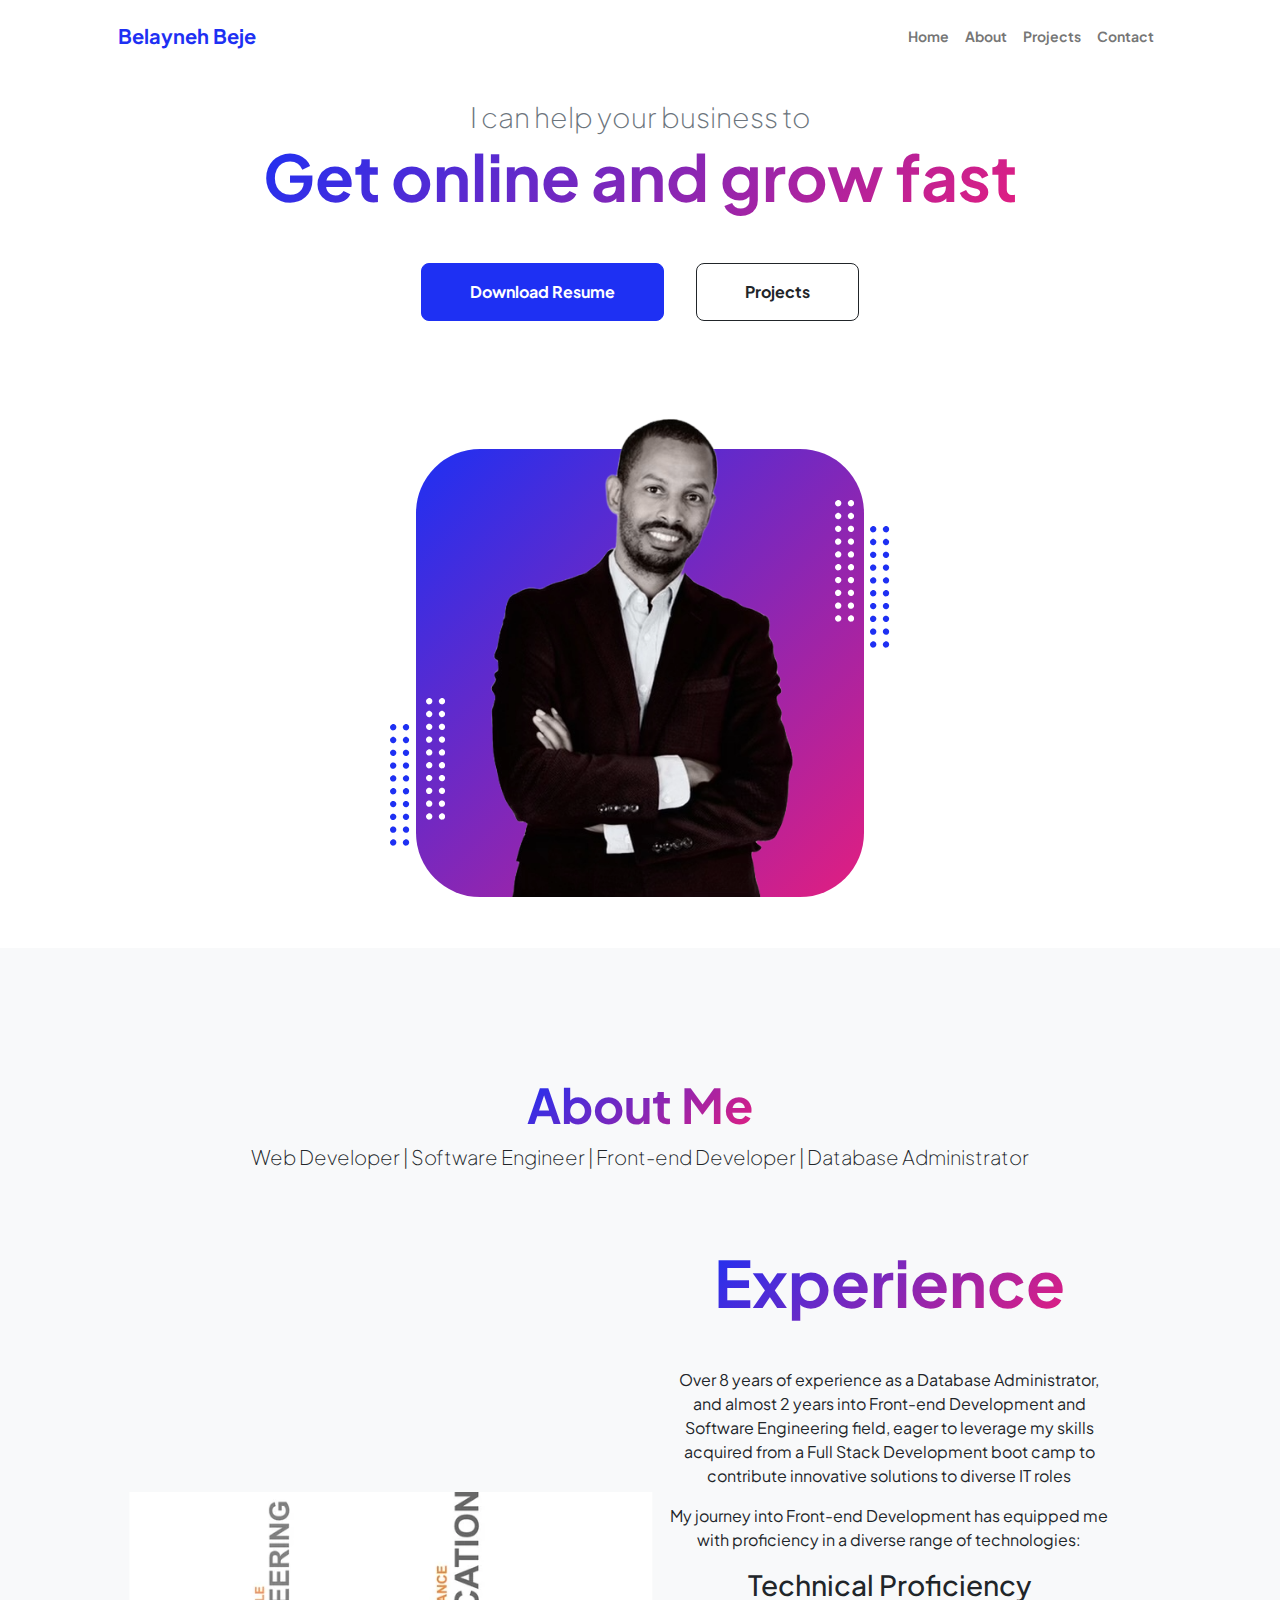
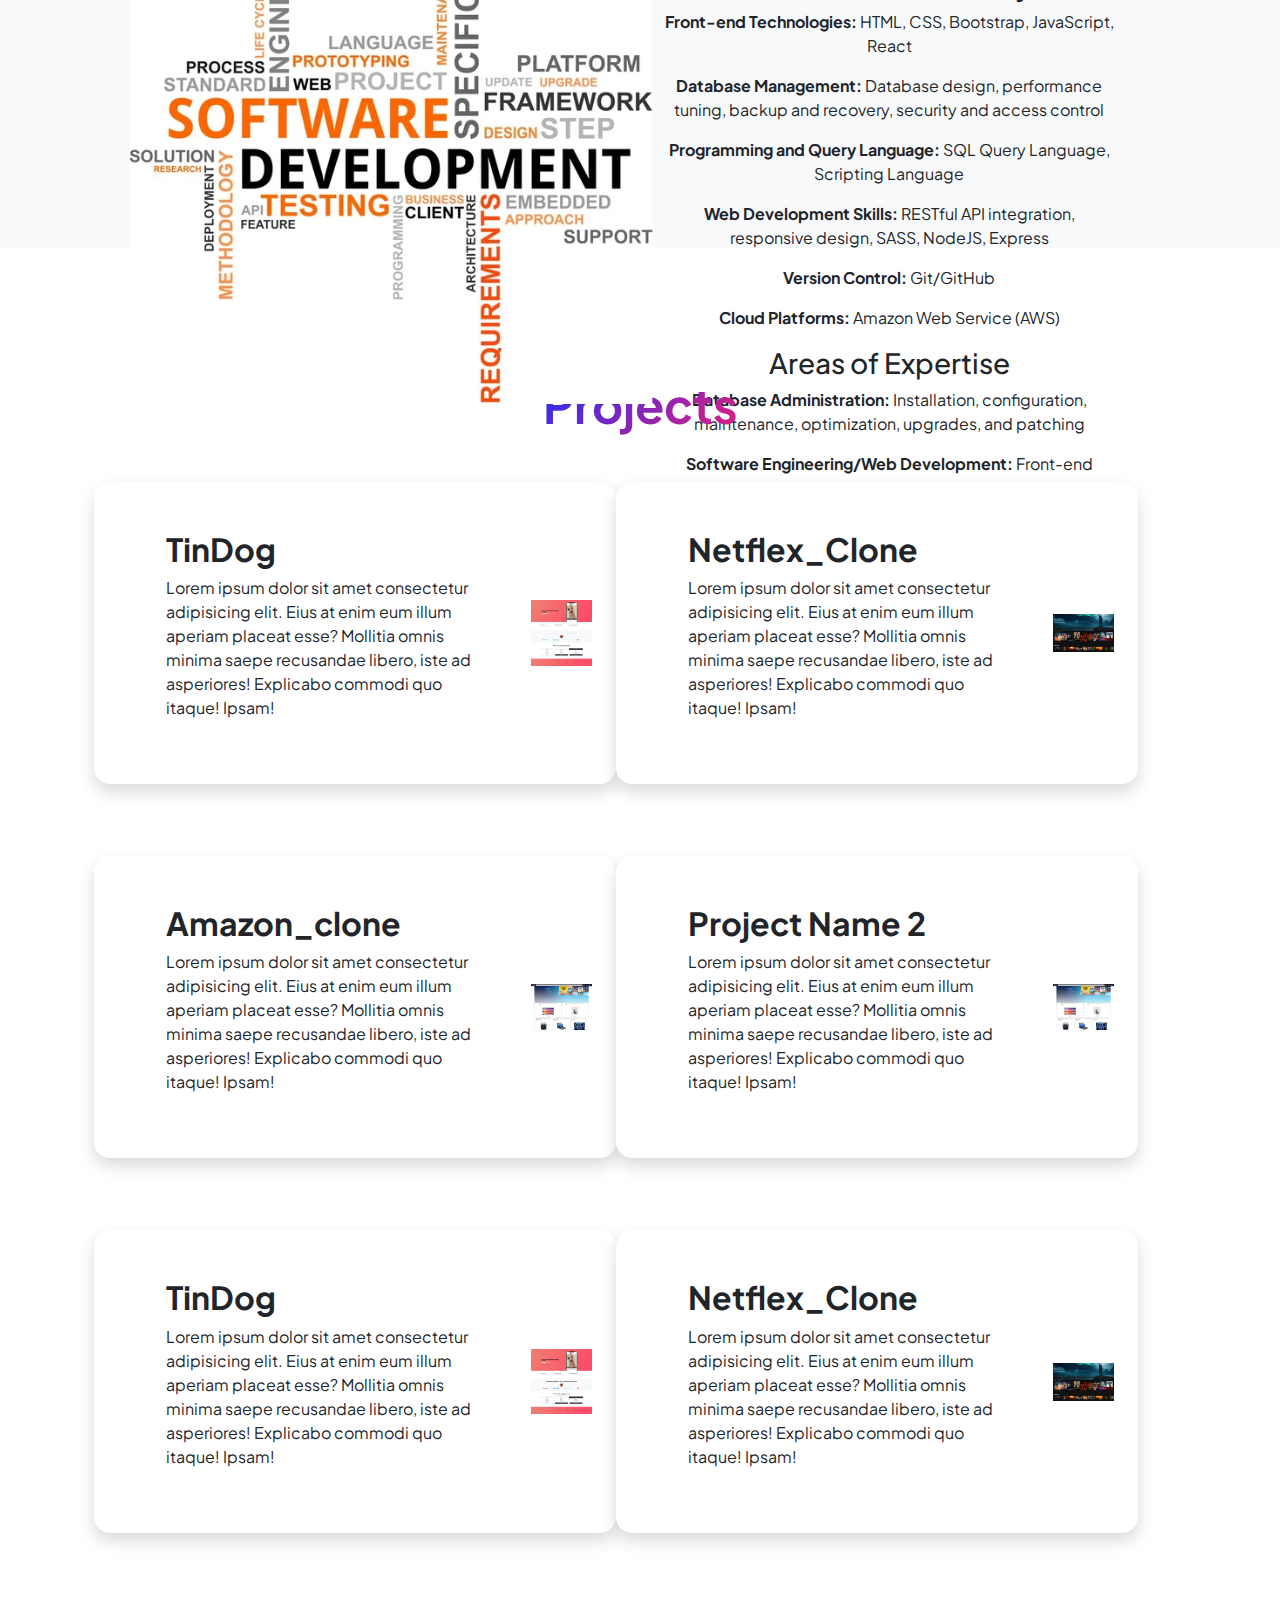
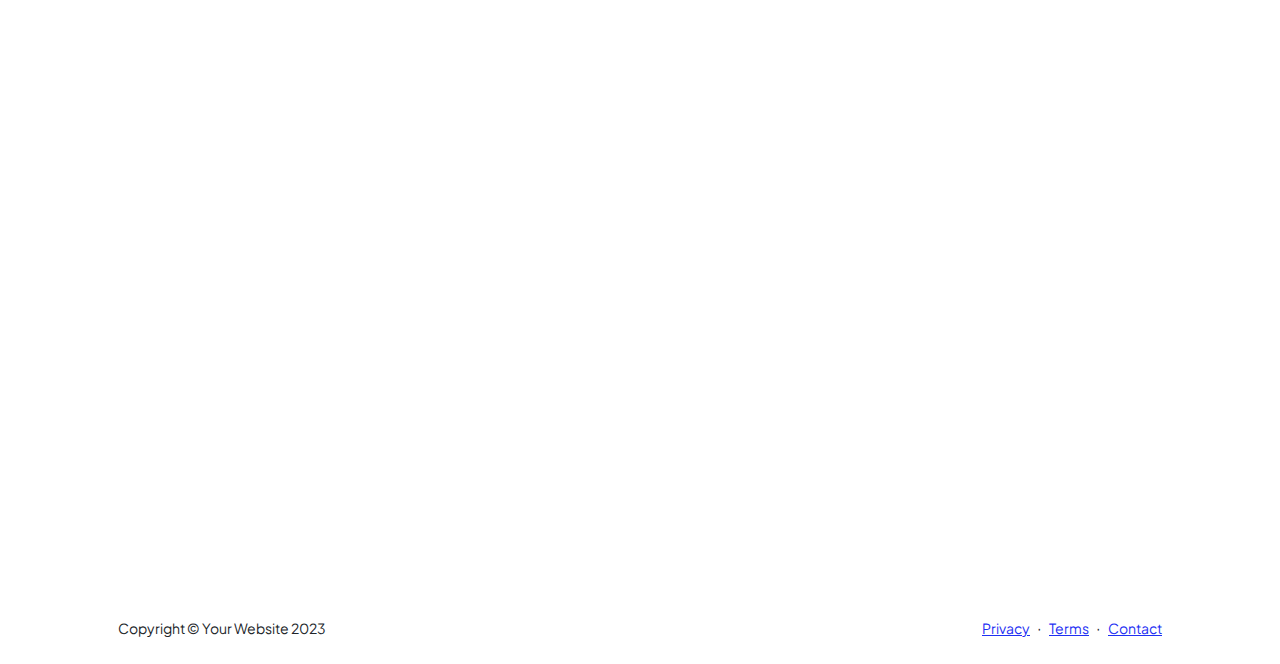
<file: index.html>
<!DOCTYPE html>
<html lang="en">
    <head>
        <meta charset="utf-8" />
        <meta name="viewport" content="width=device-width, initial-scale=1, shrink-to-fit=no" />
        <meta name="description" content="" />
        <meta name="author" content="" />
        <title>Personal Portfolio</title>
        <!-- Favicon-->
        <link rel="icon" type="image/x-icon" href="assets/favicon.ico" />
        <!-- Custom Google font-->
        <link rel="preconnect" href="https://fonts.googleapis.com" />
        <link rel="preconnect" href="https://fonts.gstatic.com" crossorigin />
        <link href="https://fonts.googleapis.com/css2?family=Plus+Jakarta+Sans:wght@100;200;300;400;500;600;700;800;900&amp;display=swap" rel="stylesheet" />
        <!-- Bootstrap icons-->
        <link href="https://cdn.jsdelivr.net/npm/bootstrap-icons@1.8.1/font/bootstrap-icons.css" rel="stylesheet" />
        <!-- Core theme CSS (includes Bootstrap)-->
        <link href="css/styles.css" rel="stylesheet" />
        <link rel="stylesheet" href="./css/customestyle.css">
    </head>
    <body class="d-flex flex-column">

        <!--Navigation-->
        
        <nav class="navbar fixed-top navbar-expand-lg navbar-light bg-white py-3">
                <div class="container px-5">
                    <a class="navbar-brand" href="./"><span class="fw-bolder text-primary">Belayneh Beje</span></a>
                    <button class="navbar-toggler" type="button" data-bs-toggle="collapse" data-bs-target="#navbarSupportedContent" aria-controls="navbarSupportedContent" aria-expanded="false" aria-label="Toggle navigation"><span class="navbar-toggler-icon"></span></button>
                    <div class="collapse navbar-collapse" id="navbarSupportedContent">
                        <ul class="navbar-nav ms-auto mb-2 mb-lg-0 small fw-bolder">
                            <li class="nav-item"><a class="nav-link" href="./">Home</a></li>
                            <li class="nav-item"><a class="nav-link" href="#about">About</a></li>
                            <li class="nav-item"><a class="nav-link" href="#projects">Projects</a></li>
                            <li class="nav-item"><a class="nav-link" href="#contact">Contact</a></li>
                        </ul>
                    </div>
                </div>
        </nav>
        <section>

            <!--Hero-->
            <main id="hero" class="flex-shrink-0">
                <!-- Navigation-->
                
                <!-- Header-->
            
                <header class="py-5">
                    <div class="container px-5 pb-5">
                        <div class="row gx-5 align-items-center">
                            <div class="col-xxl-6">
                                <!-- Header text content-->
                                <div class="text-center text-xxl-start">
                                    <div class="badge bg-gradient-primary-to-secondary text-white mb-4"><div class="text-uppercase">Design &middot; Development &middot; Marketing</div></div>
                                    <div class="fs-3 fw-light text-muted">I can help your business to</div>
                                    
                                    <h1 class="display-3 fw-bolder mb-5"><span class="text-gradient d-inline">Get online and grow fast</span></h1>
                                    <div class="d-grid gap-3 d-sm-flex justify-content-sm-center justify-content-xxl-start mb-3">
                                        <a class="btn btn-primary btn-lg px-5 py-3 me-sm-3 fs-6 fw-bolder" href="./assets/Resume.pdf" target="_blank">Download Resume</a>
                                        <a class="btn btn-outline-dark btn-lg px-5 py-3 fs-6 fw-bolder" href="projects.html" target="_blank">Projects</a>
                                    </div>
                                </div>
                            </div>
                            <div class="col-xxl-6">
                                <!-- Header profile picture-->
                                <div class="d-flex justify-content-center mt-5 mt-xxl-0">
                                    <div class="profile bg-gradient-primary-to-secondary">
                                        <!-- TIP: For best results, use a photo with a transparent background like the demo example below-->
                                        <!-- Watch a tutorial on how to do this on YouTube (link)-->
                                        <img class="profile-img" src="assets/profile.png" alt="..." />
                                        <div class="dots-1">
                                            <!-- SVG Dots-->
                                            <svg version="1.1" xmlns="http://www.w3.org/2000/svg" xmlns:xlink="http://www.w3.org/1999/xlink" x="0px" y="0px" viewBox="0 0 191.6 1215.4" style="enable-background: new 0 0 191.6 1215.4" xml:space="preserve">
                                                <g transform="translate(0.000000,1280.000000) scale(0.100000,-0.100000)">
                                                    <path d="M227.7,12788.6c-105-35-200-141-222-248c-43-206,163-412,369-369c155,32,275,190,260,339c-11,105-90,213-190,262        C383.7,12801.6,289.7,12808.6,227.7,12788.6z"></path>
                                                    <path d="M1507.7,12788.6c-151-50-253-216-222-362c25-119,136-230,254-255c194-41,395,142,375,339c-11,105-90,213-190,262        C1663.7,12801.6,1569.7,12808.6,1507.7,12788.6z"></path>
                                                    <path d="M227.7,11508.6c-105-35-200-141-222-248c-43-206,163-412,369-369c155,32,275,190,260,339c-11,105-90,213-190,262        C383.7,11521.6,289.7,11528.6,227.7,11508.6z"></path>
                                                    <path d="M1507.7,11508.6c-151-50-253-216-222-362c25-119,136-230,254-255c194-41,395,142,375,339c-11,105-90,213-190,262        C1663.7,11521.6,1569.7,11528.6,1507.7,11508.6z"></path>
                                                    <path d="M227.7,10228.6c-105-35-200-141-222-248c-43-206,163-412,369-369c155,32,275,190,260,339c-11,105-90,213-190,262        C383.7,10241.6,289.7,10248.6,227.7,10228.6z"></path>
                                                    <path d="M1507.7,10228.6c-105-35-200-141-222-248c-43-206,163-412,369-369c155,32,275,190,260,339c-11,105-90,213-190,262        C1663.7,10241.6,1569.7,10248.6,1507.7,10228.6z"></path>
                                                    <path d="M227.7,8948.6c-105-35-200-141-222-248c-43-206,163-412,369-369c155,32,275,190,260,339c-11,105-90,213-190,262        C383.7,8961.6,289.7,8968.6,227.7,8948.6z"></path>
                                                    <path d="M1507.7,8948.6c-105-35-200-141-222-248c-43-206,163-412,369-369c155,32,275,190,260,339c-11,105-90,213-190,262        C1663.7,8961.6,1569.7,8968.6,1507.7,8948.6z"></path>
                                                    <path d="M227.7,7668.6c-105-35-200-141-222-248c-43-206,163-412,369-369c155,32,275,190,260,339c-11,105-90,213-190,262        C383.7,7681.6,289.7,7688.6,227.7,7668.6z"></path>
                                                    <path d="M1507.7,7668.6c-105-35-200-141-222-248c-43-206,163-412,369-369c155,32,275,190,260,339c-11,105-90,213-190,262        C1663.7,7681.6,1569.7,7688.6,1507.7,7668.6z"></path>
                                                    <path d="M227.7,6388.6c-105-35-200-141-222-248c-43-206,163-412,369-369c155,32,275,190,260,339c-11,105-90,213-190,262        C383.7,6401.6,289.7,6408.6,227.7,6388.6z"></path>
                                                    <path d="M1507.7,6388.6c-105-35-200-141-222-248c-43-206,163-412,369-369c155,32,275,190,260,339c-11,105-90,213-190,262        C1663.7,6401.6,1569.7,6408.6,1507.7,6388.6z"></path>
                                                    <path d="M227.7,5108.6c-105-35-200-141-222-248c-43-206,163-412,369-369c155,32,275,190,260,339c-11,105-90,213-190,262        C383.7,5121.6,289.7,5128.6,227.7,5108.6z"></path>
                                                    <path d="M1507.7,5108.6c-105-35-200-141-222-248c-43-206,163-412,369-369c155,32,275,190,260,339c-11,105-90,213-190,262        C1663.7,5121.6,1569.7,5128.6,1507.7,5108.6z"></path>
                                                    <path d="M227.7,3828.6c-105-35-200-141-222-248c-43-206,163-412,369-369c155,32,275,190,260,339c-11,105-90,213-190,262        C383.7,3841.6,289.7,3848.6,227.7,3828.6z"></path>
                                                    <path d="M1507.7,3828.6c-105-35-200-141-222-248c-43-206,163-412,369-369c155,32,275,190,260,339c-11,105-90,213-190,262        C1663.7,3841.6,1569.7,3848.6,1507.7,3828.6z"></path>
                                                    <path d="M227.7,2548.6c-105-35-200-141-222-248c-43-206,163-412,369-369c155,32,275,190,260,339c-11,105-90,213-190,262        C383.7,2561.6,289.7,2568.6,227.7,2548.6z"></path>
                                                    <path d="M1507.7,2548.6c-105-35-200-141-222-248c-43-206,163-412,369-369c155,32,275,190,260,339c-11,105-90,213-190,262        C1663.7,2561.6,1569.7,2568.6,1507.7,2548.6z"></path>
                                                    <path d="M227.7,1268.6c-105-35-200-141-222-248c-43-206,163-412,369-369c155,32,275,190,260,339c-11,105-90,213-190,262        C383.7,1281.6,289.7,1288.6,227.7,1268.6z"></path>
                                                    <path d="M1507.7,1268.6c-105-35-200-141-222-248c-43-206,163-412,369-369c155,32,275,190,260,339c-11,105-90,213-190,262        C1663.7,1281.6,1569.7,1288.6,1507.7,1268.6z"></path>
                                                </g>
                                            </svg>
                                            <!-- END of SVG dots-->
                                        </div>
                                        <div class="dots-2">
                                            <!-- SVG Dots-->
                                            <svg version="1.1" xmlns="http://www.w3.org/2000/svg" xmlns:xlink="http://www.w3.org/1999/xlink" x="0px" y="0px" viewBox="0 0 191.6 1215.4" style="enable-background: new 0 0 191.6 1215.4" xml:space="preserve">
                                                <g transform="translate(0.000000,1280.000000) scale(0.100000,-0.100000)">
                                                    <path d="M227.7,12788.6c-105-35-200-141-222-248c-43-206,163-412,369-369c155,32,275,190,260,339c-11,105-90,213-190,262        C383.7,12801.6,289.7,12808.6,227.7,12788.6z"></path>
                                                    <path d="M1507.7,12788.6c-151-50-253-216-222-362c25-119,136-230,254-255c194-41,395,142,375,339c-11,105-90,213-190,262        C1663.7,12801.6,1569.7,12808.6,1507.7,12788.6z"></path>
                                                    <path d="M227.7,11508.6c-105-35-200-141-222-248c-43-206,163-412,369-369c155,32,275,190,260,339c-11,105-90,213-190,262        C383.7,11521.6,289.7,11528.6,227.7,11508.6z"></path>
                                                    <path d="M1507.7,11508.6c-151-50-253-216-222-362c25-119,136-230,254-255c194-41,395,142,375,339c-11,105-90,213-190,262        C1663.7,11521.6,1569.7,11528.6,1507.7,11508.6z"></path>
                                                    <path d="M227.7,10228.6c-105-35-200-141-222-248c-43-206,163-412,369-369c155,32,275,190,260,339c-11,105-90,213-190,262        C383.7,10241.6,289.7,10248.6,227.7,10228.6z"></path>
                                                    <path d="M1507.7,10228.6c-105-35-200-141-222-248c-43-206,163-412,369-369c155,32,275,190,260,339c-11,105-90,213-190,262        C1663.7,10241.6,1569.7,10248.6,1507.7,10228.6z"></path>
                                                    <path d="M227.7,8948.6c-105-35-200-141-222-248c-43-206,163-412,369-369c155,32,275,190,260,339c-11,105-90,213-190,262        C383.7,8961.6,289.7,8968.6,227.7,8948.6z"></path>
                                                    <path d="M1507.7,8948.6c-105-35-200-141-222-248c-43-206,163-412,369-369c155,32,275,190,260,339c-11,105-90,213-190,262        C1663.7,8961.6,1569.7,8968.6,1507.7,8948.6z"></path>
                                                    <path d="M227.7,7668.6c-105-35-200-141-222-248c-43-206,163-412,369-369c155,32,275,190,260,339c-11,105-90,213-190,262        C383.7,7681.6,289.7,7688.6,227.7,7668.6z"></path>
                                                    <path d="M1507.7,7668.6c-105-35-200-141-222-248c-43-206,163-412,369-369c155,32,275,190,260,339c-11,105-90,213-190,262        C1663.7,7681.6,1569.7,7688.6,1507.7,7668.6z"></path>
                                                    <path d="M227.7,6388.6c-105-35-200-141-222-248c-43-206,163-412,369-369c155,32,275,190,260,339c-11,105-90,213-190,262        C383.7,6401.6,289.7,6408.6,227.7,6388.6z"></path>
                                                    <path d="M1507.7,6388.6c-105-35-200-141-222-248c-43-206,163-412,369-369c155,32,275,190,260,339c-11,105-90,213-190,262        C1663.7,6401.6,1569.7,6408.6,1507.7,6388.6z"></path>
                                                    <path d="M227.7,5108.6c-105-35-200-141-222-248c-43-206,163-412,369-369c155,32,275,190,260,339c-11,105-90,213-190,262        C383.7,5121.6,289.7,5128.6,227.7,5108.6z"></path>
                                                    <path d="M1507.7,5108.6c-105-35-200-141-222-248c-43-206,163-412,369-369c155,32,275,190,260,339c-11,105-90,213-190,262        C1663.7,5121.6,1569.7,5128.6,1507.7,5108.6z"></path>
                                                    <path d="M227.7,3828.6c-105-35-200-141-222-248c-43-206,163-412,369-369c155,32,275,190,260,339c-11,105-90,213-190,262        C383.7,3841.6,289.7,3848.6,227.7,3828.6z"></path>
                                                    <path d="M1507.7,3828.6c-105-35-200-141-222-248c-43-206,163-412,369-369c155,32,275,190,260,339c-11,105-90,213-190,262        C1663.7,3841.6,1569.7,3848.6,1507.7,3828.6z"></path>
                                                    <path d="M227.7,2548.6c-105-35-200-141-222-248c-43-206,163-412,369-369c155,32,275,190,260,339c-11,105-90,213-190,262        C383.7,2561.6,289.7,2568.6,227.7,2548.6z"></path>
                                                    <path d="M1507.7,2548.6c-105-35-200-141-222-248c-43-206,163-412,369-369c155,32,275,190,260,339c-11,105-90,213-190,262        C1663.7,2561.6,1569.7,2568.6,1507.7,2548.6z"></path>
                                                    <path d="M227.7,1268.6c-105-35-200-141-222-248c-43-206,163-412,369-369c155,32,275,190,260,339c-11,105-90,213-190,262        C383.7,1281.6,289.7,1288.6,227.7,1268.6z"></path>
                                                    <path d="M1507.7,1268.6c-105-35-200-141-222-248c-43-206,163-412,369-369c155,32,275,190,260,339c-11,105-90,213-190,262        C1663.7,1281.6,1569.7,1288.6,1507.7,1268.6z"></path>
                                                </g>
                                            </svg>
                                            <!-- END of SVG dots-->
                                        </div>
                                        <div class="dots-3">
                                            <!-- SVG Dots-->
                                            <svg version="1.1" xmlns="http://www.w3.org/2000/svg" xmlns:xlink="http://www.w3.org/1999/xlink" x="0px" y="0px" viewBox="0 0 191.6 1215.4" style="enable-background: new 0 0 191.6 1215.4" xml:space="preserve">
                                                <g transform="translate(0.000000,1280.000000) scale(0.100000,-0.100000)">
                                                    <path d="M227.7,12788.6c-105-35-200-141-222-248c-43-206,163-412,369-369c155,32,275,190,260,339c-11,105-90,213-190,262        C383.7,12801.6,289.7,12808.6,227.7,12788.6z"></path>
                                                    <path d="M1507.7,12788.6c-151-50-253-216-222-362c25-119,136-230,254-255c194-41,395,142,375,339c-11,105-90,213-190,262        C1663.7,12801.6,1569.7,12808.6,1507.7,12788.6z"></path>
                                                    <path d="M227.7,11508.6c-105-35-200-141-222-248c-43-206,163-412,369-369c155,32,275,190,260,339c-11,105-90,213-190,262        C383.7,11521.6,289.7,11528.6,227.7,11508.6z"></path>
                                                    <path d="M1507.7,11508.6c-151-50-253-216-222-362c25-119,136-230,254-255c194-41,395,142,375,339c-11,105-90,213-190,262        C1663.7,11521.6,1569.7,11528.6,1507.7,11508.6z"></path>
                                                    <path d="M227.7,10228.6c-105-35-200-141-222-248c-43-206,163-412,369-369c155,32,275,190,260,339c-11,105-90,213-190,262        C383.7,10241.6,289.7,10248.6,227.7,10228.6z"></path>
                                                    <path d="M1507.7,10228.6c-105-35-200-141-222-248c-43-206,163-412,369-369c155,32,275,190,260,339c-11,105-90,213-190,262        C1663.7,10241.6,1569.7,10248.6,1507.7,10228.6z"></path>
                                                    <path d="M227.7,8948.6c-105-35-200-141-222-248c-43-206,163-412,369-369c155,32,275,190,260,339c-11,105-90,213-190,262        C383.7,8961.6,289.7,8968.6,227.7,8948.6z"></path>
                                                    <path d="M1507.7,8948.6c-105-35-200-141-222-248c-43-206,163-412,369-369c155,32,275,190,260,339c-11,105-90,213-190,262        C1663.7,8961.6,1569.7,8968.6,1507.7,8948.6z"></path>
                                                    <path d="M227.7,7668.6c-105-35-200-141-222-248c-43-206,163-412,369-369c155,32,275,190,260,339c-11,105-90,213-190,262        C383.7,7681.6,289.7,7688.6,227.7,7668.6z"></path>
                                                    <path d="M1507.7,7668.6c-105-35-200-141-222-248c-43-206,163-412,369-369c155,32,275,190,260,339c-11,105-90,213-190,262        C1663.7,7681.6,1569.7,7688.6,1507.7,7668.6z"></path>
                                                    <path d="M227.7,6388.6c-105-35-200-141-222-248c-43-206,163-412,369-369c155,32,275,190,260,339c-11,105-90,213-190,262        C383.7,6401.6,289.7,6408.6,227.7,6388.6z"></path>
                                                    <path d="M1507.7,6388.6c-105-35-200-141-222-248c-43-206,163-412,369-369c155,32,275,190,260,339c-11,105-90,213-190,262        C1663.7,6401.6,1569.7,6408.6,1507.7,6388.6z"></path>
                                                    <path d="M227.7,5108.6c-105-35-200-141-222-248c-43-206,163-412,369-369c155,32,275,190,260,339c-11,105-90,213-190,262        C383.7,5121.6,289.7,5128.6,227.7,5108.6z"></path>
                                                    <path d="M1507.7,5108.6c-105-35-200-141-222-248c-43-206,163-412,369-369c155,32,275,190,260,339c-11,105-90,213-190,262        C1663.7,5121.6,1569.7,5128.6,1507.7,5108.6z"></path>
                                                    <path d="M227.7,3828.6c-105-35-200-141-222-248c-43-206,163-412,369-369c155,32,275,190,260,339c-11,105-90,213-190,262        C383.7,3841.6,289.7,3848.6,227.7,3828.6z"></path>
                                                    <path d="M1507.7,3828.6c-105-35-200-141-222-248c-43-206,163-412,369-369c155,32,275,190,260,339c-11,105-90,213-190,262        C1663.7,3841.6,1569.7,3848.6,1507.7,3828.6z"></path>
                                                    <path d="M227.7,2548.6c-105-35-200-141-222-248c-43-206,163-412,369-369c155,32,275,190,260,339c-11,105-90,213-190,262        C383.7,2561.6,289.7,2568.6,227.7,2548.6z"></path>
                                                    <path d="M1507.7,2548.6c-105-35-200-141-222-248c-43-206,163-412,369-369c155,32,275,190,260,339c-11,105-90,213-190,262        C1663.7,2561.6,1569.7,2568.6,1507.7,2548.6z"></path>
                                                    <path d="M227.7,1268.6c-105-35-200-141-222-248c-43-206,163-412,369-369c155,32,275,190,260,339c-11,105-90,213-190,262        C383.7,1281.6,289.7,1288.6,227.7,1268.6z"></path>
                                                    <path d="M1507.7,1268.6c-105-35-200-141-222-248c-43-206,163-412,369-369c155,32,275,190,260,339c-11,105-90,213-190,262        C1663.7,1281.6,1569.7,1288.6,1507.7,1268.6z"></path>
                                                </g>
                                            </svg>
                                            <!-- END of SVG dots-->
                                        </div>
                                        <div class="dots-4">
                                            <!-- SVG Dots-->
                                            <svg version="1.1" xmlns="http://www.w3.org/2000/svg" xmlns:xlink="http://www.w3.org/1999/xlink" x="0px" y="0px" viewBox="0 0 191.6 1215.4" style="enable-background: new 0 0 191.6 1215.4" xml:space="preserve">
                                                <g transform="translate(0.000000,1280.000000) scale(0.100000,-0.100000)">
                                                    <path d="M227.7,12788.6c-105-35-200-141-222-248c-43-206,163-412,369-369c155,32,275,190,260,339c-11,105-90,213-190,262        C383.7,12801.6,289.7,12808.6,227.7,12788.6z"></path>
                                                    <path d="M1507.7,12788.6c-151-50-253-216-222-362c25-119,136-230,254-255c194-41,395,142,375,339c-11,105-90,213-190,262        C1663.7,12801.6,1569.7,12808.6,1507.7,12788.6z"></path>
                                                    <path d="M227.7,11508.6c-105-35-200-141-222-248c-43-206,163-412,369-369c155,32,275,190,260,339c-11,105-90,213-190,262        C383.7,11521.6,289.7,11528.6,227.7,11508.6z"></path>
                                                    <path d="M1507.7,11508.6c-151-50-253-216-222-362c25-119,136-230,254-255c194-41,395,142,375,339c-11,105-90,213-190,262        C1663.7,11521.6,1569.7,11528.6,1507.7,11508.6z"></path>
                                                    <path d="M227.7,10228.6c-105-35-200-141-222-248c-43-206,163-412,369-369c155,32,275,190,260,339c-11,105-90,213-190,262        C383.7,10241.6,289.7,10248.6,227.7,10228.6z"></path>
                                                    <path d="M1507.7,10228.6c-105-35-200-141-222-248c-43-206,163-412,369-369c155,32,275,190,260,339c-11,105-90,213-190,262        C1663.7,10241.6,1569.7,10248.6,1507.7,10228.6z"></path>
                                                    <path d="M227.7,8948.6c-105-35-200-141-222-248c-43-206,163-412,369-369c155,32,275,190,260,339c-11,105-90,213-190,262        C383.7,8961.6,289.7,8968.6,227.7,8948.6z"></path>
                                                    <path d="M1507.7,8948.6c-105-35-200-141-222-248c-43-206,163-412,369-369c155,32,275,190,260,339c-11,105-90,213-190,262        C1663.7,8961.6,1569.7,8968.6,1507.7,8948.6z"></path>
                                                    <path d="M227.7,7668.6c-105-35-200-141-222-248c-43-206,163-412,369-369c155,32,275,190,260,339c-11,105-90,213-190,262        C383.7,7681.6,289.7,7688.6,227.7,7668.6z"></path>
                                                    <path d="M1507.7,7668.6c-105-35-200-141-222-248c-43-206,163-412,369-369c155,32,275,190,260,339c-11,105-90,213-190,262        C1663.7,7681.6,1569.7,7688.6,1507.7,7668.6z"></path>
                                                    <path d="M227.7,6388.6c-105-35-200-141-222-248c-43-206,163-412,369-369c155,32,275,190,260,339c-11,105-90,213-190,262        C383.7,6401.6,289.7,6408.6,227.7,6388.6z"></path>
                                                    <path d="M1507.7,6388.6c-105-35-200-141-222-248c-43-206,163-412,369-369c155,32,275,190,260,339c-11,105-90,213-190,262        C1663.7,6401.6,1569.7,6408.6,1507.7,6388.6z"></path>
                                                    <path d="M227.7,5108.6c-105-35-200-141-222-248c-43-206,163-412,369-369c155,32,275,190,260,339c-11,105-90,213-190,262        C383.7,5121.6,289.7,5128.6,227.7,5108.6z"></path>
                                                    <path d="M1507.7,5108.6c-105-35-200-141-222-248c-43-206,163-412,369-369c155,32,275,190,260,339c-11,105-90,213-190,262        C1663.7,5121.6,1569.7,5128.6,1507.7,5108.6z"></path>
                                                    <path d="M227.7,3828.6c-105-35-200-141-222-248c-43-206,163-412,369-369c155,32,275,190,260,339c-11,105-90,213-190,262        C383.7,3841.6,289.7,3848.6,227.7,3828.6z"></path>
                                                    <path d="M1507.7,3828.6c-105-35-200-141-222-248c-43-206,163-412,369-369c155,32,275,190,260,339c-11,105-90,213-190,262        C1663.7,3841.6,1569.7,3848.6,1507.7,3828.6z"></path>
                                                    <path d="M227.7,2548.6c-105-35-200-141-222-248c-43-206,163-412,369-369c155,32,275,190,260,339c-11,105-90,213-190,262        C383.7,2561.6,289.7,2568.6,227.7,2548.6z"></path>
                                                    <path d="M1507.7,2548.6c-105-35-200-141-222-248c-43-206,163-412,369-369c155,32,275,190,260,339c-11,105-90,213-190,262        C1663.7,2561.6,1569.7,2568.6,1507.7,2548.6z"></path>
                                                    <path d="M227.7,1268.6c-105-35-200-141-222-248c-43-206,163-412,369-369c155,32,275,190,260,339c-11,105-90,213-190,262        C383.7,1281.6,289.7,1288.6,227.7,1268.6z"></path>
                                                    <path d="M1507.7,1268.6c-105-35-200-141-222-248c-43-206,163-412,369-369c155,32,275,190,260,339c-11,105-90,213-190,262        C1663.7,1281.6,1569.7,1288.6,1507.7,1268.6z"></path>
                                                </g>
                                            </svg>
                                            <!-- END of SVG dots-->
                                        </div>
                                    </div>
                                </div>
                            </div>
                        </div>
                    </div>
                </header>
                
                
            </main>
            
            <!--About-->
            <!-- About Section-->
            <section id="about" class="bg-light py-0 my-5">
                <div class="container px-5">
                    <div class="row gx-5 justify-content-center">
                        <div class="col-xxl-12">
                            <div class="text-center my-5">
                                <h2 class="display-5 fw-bolder"><span class="text-gradient d-inline">About Me</span></h2>
                                <p class="lead fw-light mb-4">Web Developer | Software Engineer | Front-end Developer | Database Administrator</p>
                                <div class="container px-5 pb-5">
                                    <div class="row gx-5 align-items-center">
                                        
                                        <div class="col-lg-6">
                                            <!-- about picture-->
                                            <div class="d-flex justify-content-center mt-5 mt-xxl-0">
                                                <div class="profile bg-gradient-primary-to-secondary">
                                                    <!-- TIP: For best results, use a photo with a transparent background like the demo example below-->
                                                    <!-- Watch a tutorial on how to do this on YouTube (link)-->
                                                    <img class="profile-img" src="assets/images/words_art.jpg" alt="..." />
                                                    
                                                </div>
                                            </div>
                                        </div>
                                        <div class="col-lg-6">
                                            <!-- about text content-->
                                            <div class="text-center text-xxl-start my-sm-5">
                                                
                                                <!-- <div class="fs-3 fw-light text-muted">I can help your business to</div> -->
                                                
                                                <h1 class="display-3 fw-bolder mb-5"><span class="text-gradient d-inline">Experience</span></h1>
                                                <div class="d-grid gap-3 d-sm-flex justify-content-sm-center justify-content-xxl-start mb-3">
                                                    <!-- <a class="btn btn-primary btn-lg px-5 py-3 me-sm-3 fs-6 fw-bolder" href="./assets/Resume.pdf" target="_blank">Download Resume</a>
                                                    <a class="btn btn-outline-dark btn-lg px-5 py-3 fs-6 fw-bolder" href="projects.html" target="_blank">Projects</a> -->
                                                    <div>
                                                        <p>Over 8 years of experience as a Database Administrator, and almost 2 years into Front-end Development and Software Engineering field, eager to leverage my skills acquired from a Full Stack Development boot camp to contribute innovative solutions to diverse IT roles</p>
                                                        <p>My journey into Front-end Development has equipped me with proficiency in a diverse range of technologies:</p>
                                                        <h3>Technical Proficiency</h3>
                                                        <p><span class="fw-bolder">Front-end Technologies:</span> HTML, CSS, Bootstrap, JavaScript, React</p>
                                                        <p><span class="fw-bolder">Database Management:</span> Database design, performance tuning, backup and recovery, security and access control</p>
                                                        <p><span class="fw-bolder">Programming and Query Language:</span> SQL Query Language, Scripting Language</p>
                                                        <p><span class="fw-bolder">Web Development Skills:</span> RESTful API integration, responsive design, SASS, NodeJS, Express</p>
                                                        <p><span class="fw-bolder">Version Control:</span> Git/GitHub</p>
                                                        <p><span class="fw-bolder">Cloud Platforms:</span> Amazon Web Service (AWS)</p>
                                                        <h3>Areas of Expertise</h3>
                                                        <p><span class="fw-bolder">Database Administration:</span> Installation, configuration, maintenance, optimization, upgrades, and patching</p>
                                                        <p><span class="fw-bolder">Software Engineering/Web Development:</span> Front-end development, backend integration, version control, deployment technologies</p>
                                                        <p><span class="fw-bolder">Collaboration and Communication:</span> Effective teamwork, problem-solving, continuous learning</p>
                                                    </div>
                                                    
                                                </div>
                                            </div>
                                        </div>
                                    </div>
                                </div>
                                
                                <div class="d-flex justify-content-center fs-2 gap-4">
                                    <a class="text-gradient" href="https://www.linkedin.com/in/belayneh-beje-109a37126/"><i class="bi bi-linkedin"></i></a>
                                    <a class="text-gradient" href="https://github.com/belaynehb"><i class="bi bi-github"></i></a>
                                </div>
                            </div>
                        </div>
                    </div>
                </div>
            </section>

            
            
            <!-- Projects-->
            <!-- Projects Section-->
            <section id="projects" class="mt-5">
                <div class="container px-5 mb-5">
                    <div class="text-center mb-5">
                        <h1 class="display-5 fw-bolder mb-0"><span class="text-gradient d-inline">Projects</span></h1>
                    </div>
                    <div class="row gx-5 justify-content-center col-lg-12 my-5">
                        
                            <!-- Project Card 1 Row 1-->
                            <div class="card overflow-hidden shadow rounded-4 border-0 col-lg-6 col-md-12 mb-4">
                                <div class="card-body p-0">
                                    <div class="d-flex flex-column flex-lg-row  align-items-center">
                                        <div class="p-5 col-xs-12">
                                            <h2 class="fw-bolder">TinDog</h2>
                                            <p>Lorem ipsum dolor sit amet consectetur adipisicing elit. Eius at enim eum illum aperiam placeat esse? Mollitia omnis minima saepe recusandae libero, iste ad asperiores! Explicabo commodi quo itaque! Ipsam!</p>
                                        </div>
                                        <a href="https://belaynehb.github.io/TinDog/" target="_blank"><img class="img-fluid col-xs-12" src="./assets/images/TinDog.png" alt="..." / width="300" height="400"></a>
                                        
                                    </div>
                                </div>
                            </div>
                            <!-- Project Card 2 Row 1-->
                            <div class="card overflow-hidden shadow rounded-4 border-0 col-lg-6 col-md-12 mb-4">
                                <div class="card-body p-0">
                                    <div class="d-flex flex-column flex-lg-row align-items-center">
                                        <div class="p-5 col-xs-12">
                                            <h2 class="fw-bolder">Netflex_Clone</h2>
                                            <p>Lorem ipsum dolor sit amet consectetur adipisicing elit. Eius at enim eum illum aperiam placeat esse? Mollitia omnis minima saepe recusandae libero, iste ad asperiores! Explicabo commodi quo itaque! Ipsam!</p>
                                        </div>
                                        <a href="https://netflix-clone-61c7c.firebaseapp.com/" target="_blank"><img  class="img-fluid col-xs-12" src="./assets/images/netflix-clone.png" alt="netflex clone" width="300" height="400"/></a>
                                        
                                    </div>
                                </div>
                            </div>
                    </div>
                    
                    <div class="row gx-5 justify-content-center col-lg-12 my-5">
                        
                        <!-- Project Card 1 Row 2-->
                        <div class="card overflow-hidden shadow rounded-4 border-0 col-lg-6 col-md-12 mb-4">
                            <div class="card-body p-0">
                                <div class="d-flex flex-column flex-lg-row  align-items-center">
                                    <div class="p-5 col-xs-12">
                                        <h2 class="fw-bolder">Amazon_clone</h2>
                                        <p>Lorem ipsum dolor sit amet consectetur adipisicing elit. Eius at enim eum illum aperiam placeat esse? Mollitia omnis minima saepe recusandae libero, iste ad asperiores! Explicabo commodi quo itaque! Ipsam!</p>
                                    </div>
                                    <a href="https://clone-e65e0.firebaseapp.com/" target="_blank"><img class="img-fluid col-xs-12" src="./assets/images/amazon-clone.png" alt="..." width="300" height="400"/></a>
                                    
                                </div>
                            </div>
                        </div>
                        <!-- Project Card 2 Row 2-->
                        <div class="card overflow-hidden shadow rounded-4 border-0 col-lg-6 col-md-12 mb-4">
                            <div class="card-body p-0">
                                <div class="d-flex flex-column flex-lg-row align-items-center">
                                    <div class="p-5 col-xs-12">
                                        <h2 class="fw-bolder">Project Name 2</h2>
                                        <p>Lorem ipsum dolor sit amet consectetur adipisicing elit. Eius at enim eum illum aperiam placeat esse? Mollitia omnis minima saepe recusandae libero, iste ad asperiores! Explicabo commodi quo itaque! Ipsam!</p>
                                    </div>
                                    <a href=""><img class="img-fluid col-xs-12" src="./assets/images/amazon-clone.png" alt="..." width="300" height="400"/></a>
                                    
                                </div>
                            </div>
                        </div>
                    </div>
                    <div class="row gx-5 justify-content-center col-lg-12 my-5">
                        
                        <!-- Project Card 1 Row 3-->
                        <div class="card overflow-hidden shadow rounded-4 border-0 col-lg-6 col-md-12 mb-4">
                            <div class="card-body p-0">
                                <div class="d-flex flex-column flex-lg-row  align-items-center">
                                    <div class="p-5 col-xs-12">
                                        <h2 class="fw-bolder">TinDog</h2>
                                        <p>Lorem ipsum dolor sit amet consectetur adipisicing elit. Eius at enim eum illum aperiam placeat esse? Mollitia omnis minima saepe recusandae libero, iste ad asperiores! Explicabo commodi quo itaque! Ipsam!</p>
                                    </div>
                                    <a href="https://belaynehb.github.io/TinDog/" target="_blank"><img class="img-fluid col-xs-12" src="./assets/images/TinDog.png" alt="..." / width="300" height="400"></a>
                                    
                                </div>
                            </div>
                        </div>
                        <!-- Project Card 2 Row 3-->
                        <div class="card overflow-hidden shadow rounded-4 border-0 col-lg-6 col-md-12 mb-4">
                            <div class="card-body p-0">
                                <div class="d-flex flex-column flex-lg-row align-items-center">
                                    <div class="p-5 col-xs-12">
                                        <h2 class="fw-bolder">Netflex_Clone</h2>
                                        <p>Lorem ipsum dolor sit amet consectetur adipisicing elit. Eius at enim eum illum aperiam placeat esse? Mollitia omnis minima saepe recusandae libero, iste ad asperiores! Explicabo commodi quo itaque! Ipsam!</p>
                                    </div>
                                    <a href="https://netflix-clone-61c7c.firebaseapp.com/" target="_blank"><img  class="img-fluid col-xs-12" src="./assets/images/netflix-clone.png" alt="netflex clone" width="300" height="400"/></a>
                                    
                                </div>
                            </div>
                        </div>
                </div>
                    
                </div>
            </section>

            <!--Contact-->
            <!-- Contact Section-->
            <section id="contact" class="mt-5">
                <div class="container">
                    <!-- Section Heading -->
                    <div class="row mb-70">
                        <div class="col-lg-8 offset-lg-2 text-center">
                            <div class="text-center mb-5">
                                <h1 class="display-5 fw-bolder mb-0"><span class="text-gradient d-inline">Contact</span></h1>
                            </div>
                        </div>
                    </div>
                    <div class="row my-60">
                        <!-- Single -->
                        <div class="col-md-6 col-sm-6 mb-30">
                            <div class="about_item_box text-center">
                                <div class="icon text-gradient">
                                    
                                    <!-- <svg xmlns="http://www.w3.org/2000/svg" width="40" height="40" fill="currentColor" class="bi bi-envelope-open" viewBox="0 0 16 16">
                                        <path d="M8.47 1.318a1 1 0 0 0-.94 0l-6 3.2A1 1 0 0 0 1 5.4v.817l5.75 3.45L8 8.917l1.25.75L15 6.217V5.4a1 1 0 0 0-.53-.882zM15 7.383l-4.778 2.867L15 13.117zm-.035 6.88L8 10.082l-6.965 4.18A1 1 0 0 0 2 15h12a1 1 0 0 0 .965-.738ZM1 13.116l4.778-2.867L1 7.383v5.734ZM7.059.435a2 2 0 0 1 1.882 0l6 3.2A2 2 0 0 1 16 5.4V14a2 2 0 0 1-2 2H2a2 2 0 0 1-2-2V5.4a2 2 0 0 1 1.059-1.765z"/>
                                    </svg> -->
                                    <i class="bi bi-envelope-open-fill"  height="60px !important"></i>
                                </div>
                                <h4>Email</h4>
                                belaynehbeje@gmail.com
                            </div>
                        </div>
                        <!-- Single -->
                        <div class="col-md-6 col-sm-6 mb-30">
                            <div class="about_item_box text-center">
                                <div class="icon text-gradient">
                                    <i class="bi bi-telephone-inbound-fill"></i>
                                </div>
                                <h4>Phone</h4>
                                (301) 605 5112
                            </div>
                        </div>
        
                    </div>
                </div>
            </section>
        
        <!-- Footer-->
            <footer class="bg-white py-4 mt-5">
                <div class="container px-5">
                    <div class="row align-items-center justify-content-between flex-column flex-sm-row">
                        <div class="col-auto"><div class="small m-0">Copyright &copy; Your Website 2023</div></div>
                        <div class="col-auto">
                            <a class="small" href="#!">Privacy</a>
                            <span class="mx-1">&middot;</span>
                            <a class="small" href="#!">Terms</a>
                            <span class="mx-1">&middot;</span>
                            <a class="small" href="#!">Contact</a>
                        </div>
                    </div>
                </div>
            </footer>
    </section>
        <!-- Bootstrap core JS-->
        <script src="https://cdn.jsdelivr.net/npm/bootstrap@5.2.3/dist/js/bootstrap.bundle.min.js"></script>
        <!-- Core theme JS-->
        <script src="js/scripts.js"></script>
    </body>
</html>
</file>
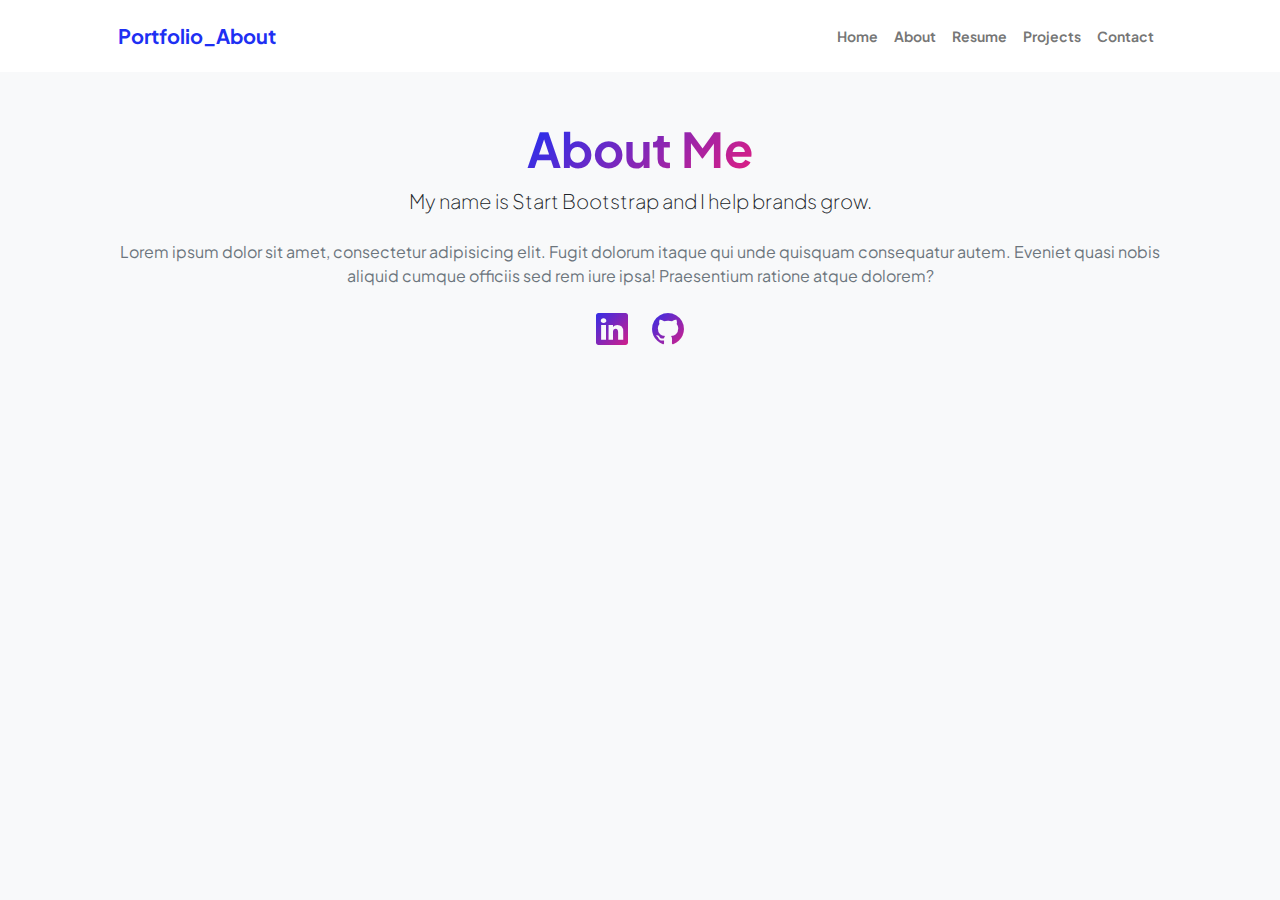
<file: about.html>
<!DOCTYPE html>
<html lang="en">
    <head>
        <meta charset="utf-8" />
        <meta name="viewport" content="width=device-width, initial-scale=1, shrink-to-fit=no" />
        <meta name="description" content="" />
        <meta name="author" content="" />
        <title>Portfolio_Projects</title>
        <!-- Favicon-->
        <link rel="icon" type="image/x-icon" href="assets/favicon.ico" />
        <!-- Custom Google font-->
        <link rel="preconnect" href="https://fonts.googleapis.com" />
        <link rel="preconnect" href="https://fonts.gstatic.com" crossorigin />
        <link href="https://fonts.googleapis.com/css2?family=Plus+Jakarta+Sans:wght@100;200;300;400;500;600;700;800;900&amp;display=swap" rel="stylesheet" />
        <!-- Bootstrap icons-->
        <link href="https://cdn.jsdelivr.net/npm/bootstrap-icons@1.8.1/font/bootstrap-icons.css" rel="stylesheet" />
        <!-- Core theme CSS (includes Bootstrap)-->
        <link href="css/styles.css" rel="stylesheet" />
    </head>
    <body class="d-flex flex-column h-100 bg-light">
        <main class="flex-shrink-0">
            <!-- Navigation-->
            <nav class="navbar navbar-expand-lg navbar-light bg-white py-3">
                <div class="container px-5">
                    <a class="navbar-brand" href="index.html"><span class="fw-bolder text-primary">Portfolio_About</span></a>
                    <button class="navbar-toggler" type="button" data-bs-toggle="collapse" data-bs-target="#navbarSupportedContent" aria-controls="navbarSupportedContent" aria-expanded="false" aria-label="Toggle navigation"><span class="navbar-toggler-icon"></span></button>
                    <div class="collapse navbar-collapse" id="navbarSupportedContent">
                        <ul class="navbar-nav ms-auto mb-2 mb-lg-0 small fw-bolder">
                            <li class="nav-item"><a class="nav-link" href="index.html">Home</a></li>
                            <li class="nav-item"><a class="nav-link" href="about.html">About</a></li>
                            <li class="nav-item"><a class="nav-link" href="resume.html">Resume</a></li>
                            <li class="nav-item"><a class="nav-link" href="projects.html">Projects</a></li>
                            <li class="nav-item"><a class="nav-link" href="contact.html">Contact</a></li>
                        </ul>
                    </div>
                </div>
            </nav>
            <!-- About Section-->
            <section class="bg-light py-0">
                <div class="container px-5">
                    <div class="row gx-5 justify-content-center">
                        <div class="col-xxl-8">
                            <div class="text-center my-5">
                                <h2 class="display-5 fw-bolder"><span class="text-gradient d-inline">About Me</span></h2>
                                <p class="lead fw-light mb-4">My name is Start Bootstrap and I help brands grow.</p>
                                <p class="text-muted">Lorem ipsum dolor sit amet, consectetur adipisicing elit. Fugit dolorum itaque qui unde quisquam consequatur autem. Eveniet quasi nobis aliquid cumque officiis sed rem iure ipsa! Praesentium ratione atque dolorem?</p>
                                <div class="d-flex justify-content-center fs-2 gap-4">
                                    <a class="text-gradient" href="https://www.linkedin.com/in/belayneh-beje-109a37126/"><i class="bi bi-linkedin"></i></a>
                                    <a class="text-gradient" href="https://github.com/belaynehb"><i class="bi bi-github"></i></a>
                                </div>
                            </div>
                        </div>
                    </div>
                </div>
            </section>
        </main>
        
        <!-- Bootstrap core JS-->
        <script src="https://cdn.jsdelivr.net/npm/bootstrap@5.2.3/dist/js/bootstrap.bundle.min.js"></script>
        <!-- Core theme JS-->
        <script src="js/scripts.js"></script>
    </body>
</html>
</file>
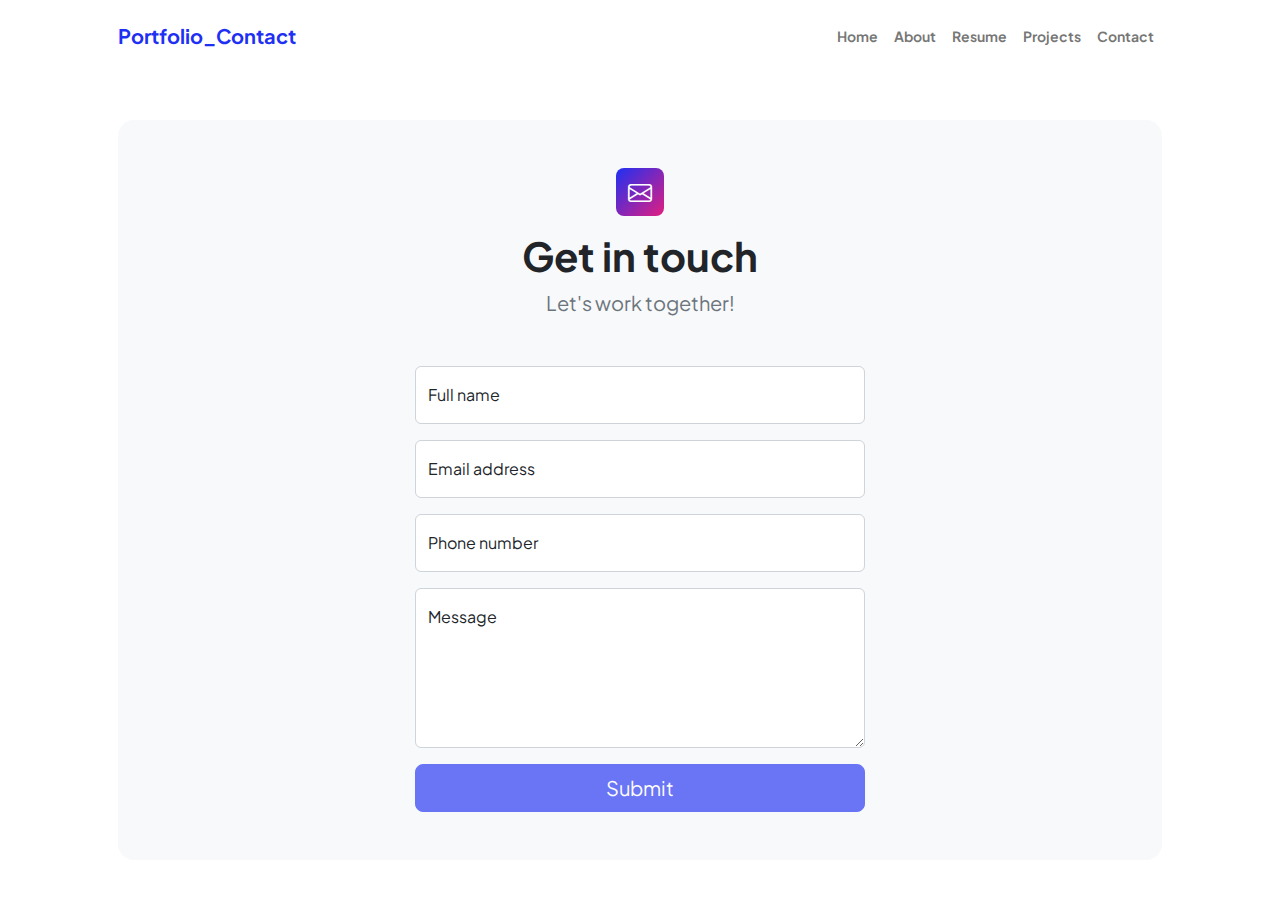
<file: contact.html>
<!DOCTYPE html>
<html lang="en">
    <head>
        <meta charset="utf-8" />
        <meta name="viewport" content="width=device-width, initial-scale=1, shrink-to-fit=no" />
        <meta name="description" content />
        <meta name="author" content />
        <title>Portfolio_Contact</title>
        <!-- Favicon-->
        <link rel="icon" type="image/x-icon" href="assets/favicon.ico" />
        <!-- Custom Google font-->
        <link rel="preconnect" href="https://fonts.googleapis.com" />
        <link rel="preconnect" href="https://fonts.gstatic.com" crossorigin />
        <link href="https://fonts.googleapis.com/css2?family=Plus+Jakarta+Sans:wght@100;200;300;400;500;600;700;800;900&amp;display=swap" rel="stylesheet" />
        <!-- Bootstrap icons-->
        <link href="https://cdn.jsdelivr.net/npm/bootstrap-icons@1.8.1/font/bootstrap-icons.css" rel="stylesheet" />
        <!-- Core theme CSS (includes Bootstrap)-->
        <link href="css/styles.css" rel="stylesheet" />
    </head>
    <body class="d-flex flex-column">
        <main class="flex-shrink-0">
            <!-- Navigation-->
            <nav class="navbar sticky-top navbar-expand-lg navbar-light bg-white py-3">
                <div class="container px-5">
                    <a class="navbar-brand" href="index.html"><span class="fw-bolder text-primary">Portfolio_Contact</span></a>
                    <button class="navbar-toggler" type="button" data-bs-toggle="collapse" data-bs-target="#navbarSupportedContent" aria-controls="navbarSupportedContent" aria-expanded="false" aria-label="Toggle navigation"><span class="navbar-toggler-icon"></span></button>
                    <div class="collapse navbar-collapse" id="navbarSupportedContent">
                        <ul class="navbar-nav ms-auto mb-2 mb-lg-0 small fw-bolder">
                            <li class="nav-item"><a class="nav-link" href="index.html">Home</a></li>
                            <li class="nav-item"><a class="nav-link" href="about.html">About</a></li>
                            <li class="nav-item"><a class="nav-link" href="resume.html">Resume</a></li>
                            <li class="nav-item"><a class="nav-link" href="projects.html">Projects</a></li>
                            <li class="nav-item"><a class="nav-link" href="contact.html">Contact</a></li>
                        </ul>
                    </div>
                </div>
            </nav>
            <!-- Page content-->
            <section class="py-5">
                <div class="container px-5">
                    <!-- Contact form-->
                    <div class="bg-light rounded-4 py-5 px-4 px-md-5">
                        <div class="text-center mb-5">
                            <div class="feature bg-primary bg-gradient-primary-to-secondary text-white rounded-3 mb-3"><i class="bi bi-envelope"></i></div>
                            <h1 class="fw-bolder">Get in touch</h1>
                            <p class="lead fw-normal text-muted mb-0">Let's work together!</p>
                        </div>
                        <div class="row gx-5 justify-content-center">
                            <div class="col-lg-8 col-xl-6">
                                <!-- * * * * * * * * * * * * * * *-->
                                <!-- * * SB Forms Contact Form * *-->
                                <!-- * * * * * * * * * * * * * * *-->
                                <!-- This form is pre-integrated with SB Forms.-->
                                <!-- To make this form functional, sign up at-->
                                <!-- https://startbootstrap.com/solution/contact-forms-->
                                <!-- to get an API token!-->
                                <form id="contactForm" data-sb-form-api-token="API_TOKEN">
                                    <!-- Name input-->
                                    <div class="form-floating mb-3">
                                        <input class="form-control" id="name" type="text" placeholder="Enter your name..." data-sb-validations="required" />
                                        <label for="name">Full name</label>
                                        <div class="invalid-feedback" data-sb-feedback="name:required">A name is required.</div>
                                    </div>
                                    <!-- Email address input-->
                                    <div class="form-floating mb-3">
                                        <input class="form-control" id="email" type="email" placeholder="name@example.com" data-sb-validations="required,email" />
                                        <label for="email">Email address</label>
                                        <div class="invalid-feedback" data-sb-feedback="email:required">An email is required.</div>
                                        <div class="invalid-feedback" data-sb-feedback="email:email">Email is not valid.</div>
                                    </div>
                                    <!-- Phone number input-->
                                    <div class="form-floating mb-3">
                                        <input class="form-control" id="phone" type="tel" placeholder="(123) 456-7890" data-sb-validations="required" />
                                        <label for="phone">Phone number</label>
                                        <div class="invalid-feedback" data-sb-feedback="phone:required">A phone number is required.</div>
                                    </div>
                                    <!-- Message input-->
                                    <div class="form-floating mb-3">
                                        <textarea class="form-control" id="message" type="text" placeholder="Enter your message here..." style="height: 10rem" data-sb-validations="required"></textarea>
                                        <label for="message">Message</label>
                                        <div class="invalid-feedback" data-sb-feedback="message:required">A message is required.</div>
                                    </div>
                                    <!-- Submit success message-->
                                    <!---->
                                    <!-- This is what your users will see when the form-->
                                    <!-- has successfully submitted-->
                                    <div class="d-none" id="submitSuccessMessage">
                                        <div class="text-center mb-3">
                                            <div class="fw-bolder">Form submission successful!</div>
                                            To activate this form, sign up at
                                            <br />
                                            <a href="https://startbootstrap.com/solution/contact-forms">https://startbootstrap.com/solution/contact-forms</a>
                                        </div>
                                    </div>
                                    <!-- Submit error message-->
                                    <!---->
                                    <!-- This is what your users will see when there is-->
                                    <!-- an error submitting the form-->
                                    <div class="d-none" id="submitErrorMessage"><div class="text-center text-danger mb-3">Error sending message!</div></div>
                                    <!-- Submit Button-->
                                    <div class="d-grid"><button class="btn btn-primary btn-lg disabled" id="submitButton" type="submit">Submit</button></div>
                                </form>
                            </div>
                        </div>
                    </div>
                </div>
            </section>
        </main>
        
        <!-- Bootstrap core JS-->
        <script src="https://cdn.jsdelivr.net/npm/bootstrap@5.2.3/dist/js/bootstrap.bundle.min.js"></script>
        <!-- Core theme JS-->
        <script src="js/scripts.js"></script>
        <!-- * * * * * * * * * * * * * * * * * * * * * * * * * * * * * * * * * * * * * * * *-->
        <!-- * *                               SB Forms JS                               * *-->
        <!-- * * Activate your form at https://startbootstrap.com/solution/contact-forms * *-->
        <!-- * * * * * * * * * * * * * * * * * * * * * * * * * * * * * * * * * * * * * * * *-->
        <script src="https://cdn.startbootstrap.com/sb-forms-latest.js"></script>
    </body>
</html>
</file>
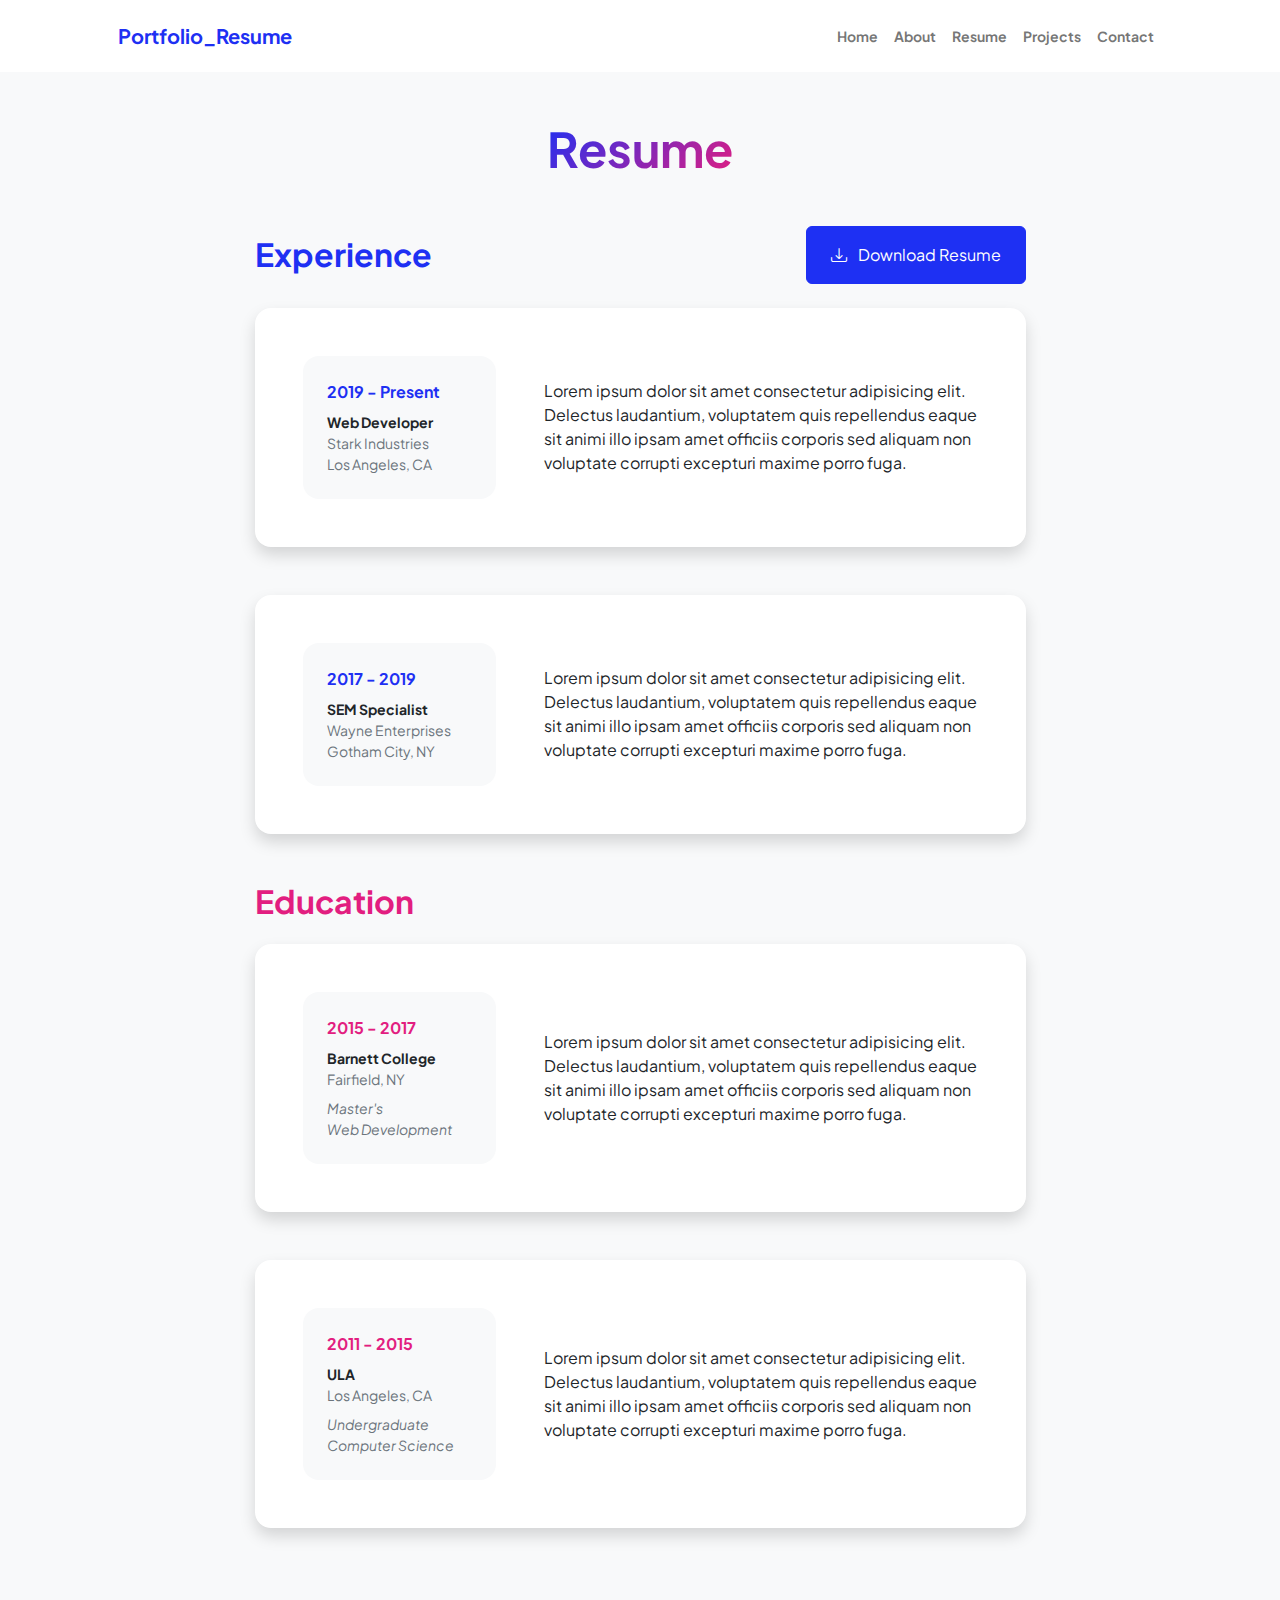
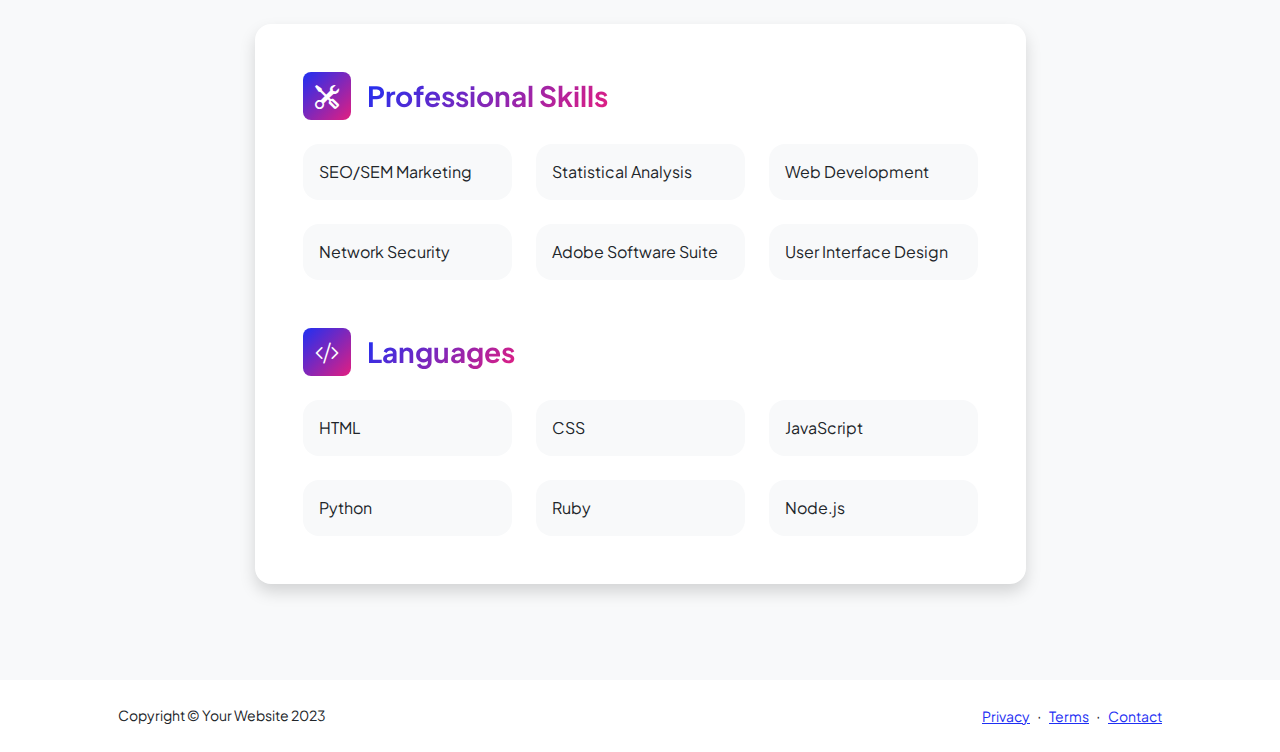
<file: resume.html>
<!DOCTYPE html>
<html lang="en">
    <head>
        <meta charset="utf-8" />
        <meta name="viewport" content="width=device-width, initial-scale=1, shrink-to-fit=no" />
        <meta name="description" content="" />
        <meta name="author" content="" />
        <title>Portolio_Resume</title>
        <!-- Favicon-->
        <link rel="icon" type="image/x-icon" href="assets/favicon.ico" />
        <!-- Custom Google font-->
        <link rel="preconnect" href="https://fonts.googleapis.com" />
        <link rel="preconnect" href="https://fonts.gstatic.com" crossorigin />
        <link href="https://fonts.googleapis.com/css2?family=Plus+Jakarta+Sans:wght@100;200;300;400;500;600;700;800;900&amp;display=swap" rel="stylesheet" />
        <!-- Bootstrap icons-->
        <link href="https://cdn.jsdelivr.net/npm/bootstrap-icons@1.8.1/font/bootstrap-icons.css" rel="stylesheet" />
        <!-- Core theme CSS (includes Bootstrap)-->
        <link href="css/styles.css" rel="stylesheet" />
    </head>
    <body class="d-flex flex-column h-100 bg-light">
        <main class="flex-shrink-0">
            <!-- Navigation-->
            <nav class="navbar navbar-expand-lg navbar-light bg-white py-3">
                <div class="container px-5">
                    <a class="navbar-brand" href="index.html"><span class="fw-bolder text-primary">Portfolio_Resume</span></a>
                    <button class="navbar-toggler" type="button" data-bs-toggle="collapse" data-bs-target="#navbarSupportedContent" aria-controls="navbarSupportedContent" aria-expanded="false" aria-label="Toggle navigation"><span class="navbar-toggler-icon"></span></button>
                    <div class="collapse navbar-collapse" id="navbarSupportedContent">
                        <ul class="navbar-nav ms-auto mb-2 mb-lg-0 small fw-bolder">
                            <li class="nav-item"><a class="nav-link" href="index.html">Home</a></li>
                            <li class="nav-item"><a class="nav-link" href="about.html">About</a></li>
                            <li class="nav-item"><a class="nav-link" href="resume.html">Resume</a></li>
                            <li class="nav-item"><a class="nav-link" href="projects.html">Projects</a></li>
                            <li class="nav-item"><a class="nav-link" href="contact.html">Contact</a></li>
                        </ul>
                    </div>
                </div>
            </nav>
            <!-- Page Content-->
            <div class="container px-5 my-5">
                <div class="text-center mb-5">
                    <h1 class="display-5 fw-bolder mb-0"><span class="text-gradient d-inline">Resume</span></h1>
                </div>
                <div class="row gx-5 justify-content-center">
                    <div class="col-lg-11 col-xl-9 col-xxl-8">
                        <!-- Experience Section-->
                        <section>
                            <div class="d-flex align-items-center justify-content-between mb-4">
                                <h2 class="text-primary fw-bolder mb-0">Experience</h2>
                                <!-- Download resume button-->
                                <!-- Note: Set the link href target to a PDF file within your project-->
                                <a class="btn btn-primary px-4 py-3" href="./assets/Resume.pdf">
                                    <div class="d-inline-block bi bi-download me-2"></div>
                                    Download Resume
                                </a>
                            </div>
                            <!-- Experience Card 1-->
                            <div class="card shadow border-0 rounded-4 mb-5">
                                <div class="card-body p-5">
                                    <div class="row align-items-center gx-5">
                                        <div class="col text-center text-lg-start mb-4 mb-lg-0">
                                            <div class="bg-light p-4 rounded-4">
                                                <div class="text-primary fw-bolder mb-2">2019 - Present</div>
                                                <div class="small fw-bolder">Web Developer</div>
                                                <div class="small text-muted">Stark Industries</div>
                                                <div class="small text-muted">Los Angeles, CA</div>
                                            </div>
                                        </div>
                                        <div class="col-lg-8"><div>Lorem ipsum dolor sit amet consectetur adipisicing elit. Delectus laudantium, voluptatem quis repellendus eaque sit animi illo ipsam amet officiis corporis sed aliquam non voluptate corrupti excepturi maxime porro fuga.</div></div>
                                    </div>
                                </div>
                            </div>
                            <!-- Experience Card 2-->
                            <div class="card shadow border-0 rounded-4 mb-5">
                                <div class="card-body p-5">
                                    <div class="row align-items-center gx-5">
                                        <div class="col text-center text-lg-start mb-4 mb-lg-0">
                                            <div class="bg-light p-4 rounded-4">
                                                <div class="text-primary fw-bolder mb-2">2017 - 2019</div>
                                                <div class="small fw-bolder">SEM Specialist</div>
                                                <div class="small text-muted">Wayne Enterprises</div>
                                                <div class="small text-muted">Gotham City, NY</div>
                                            </div>
                                        </div>
                                        <div class="col-lg-8"><div>Lorem ipsum dolor sit amet consectetur adipisicing elit. Delectus laudantium, voluptatem quis repellendus eaque sit animi illo ipsam amet officiis corporis sed aliquam non voluptate corrupti excepturi maxime porro fuga.</div></div>
                                    </div>
                                </div>
                            </div>
                        </section>
                        <!-- Education Section-->
                        <section>
                            <h2 class="text-secondary fw-bolder mb-4">Education</h2>
                            <!-- Education Card 1-->
                            <div class="card shadow border-0 rounded-4 mb-5">
                                <div class="card-body p-5">
                                    <div class="row align-items-center gx-5">
                                        <div class="col text-center text-lg-start mb-4 mb-lg-0">
                                            <div class="bg-light p-4 rounded-4">
                                                <div class="text-secondary fw-bolder mb-2">2015 - 2017</div>
                                                <div class="mb-2">
                                                    <div class="small fw-bolder">Barnett College</div>
                                                    <div class="small text-muted">Fairfield, NY</div>
                                                </div>
                                                <div class="fst-italic">
                                                    <div class="small text-muted">Master's</div>
                                                    <div class="small text-muted">Web Development</div>
                                                </div>
                                            </div>
                                        </div>
                                        <div class="col-lg-8"><div>Lorem ipsum dolor sit amet consectetur adipisicing elit. Delectus laudantium, voluptatem quis repellendus eaque sit animi illo ipsam amet officiis corporis sed aliquam non voluptate corrupti excepturi maxime porro fuga.</div></div>
                                    </div>
                                </div>
                            </div>
                            <!-- Education Card 2-->
                            <div class="card shadow border-0 rounded-4 mb-5">
                                <div class="card-body p-5">
                                    <div class="row align-items-center gx-5">
                                        <div class="col text-center text-lg-start mb-4 mb-lg-0">
                                            <div class="bg-light p-4 rounded-4">
                                                <div class="text-secondary fw-bolder mb-2">2011 - 2015</div>
                                                <div class="mb-2">
                                                    <div class="small fw-bolder">ULA</div>
                                                    <div class="small text-muted">Los Angeles, CA</div>
                                                </div>
                                                <div class="fst-italic">
                                                    <div class="small text-muted">Undergraduate</div>
                                                    <div class="small text-muted">Computer Science</div>
                                                </div>
                                            </div>
                                        </div>
                                        <div class="col-lg-8"><div>Lorem ipsum dolor sit amet consectetur adipisicing elit. Delectus laudantium, voluptatem quis repellendus eaque sit animi illo ipsam amet officiis corporis sed aliquam non voluptate corrupti excepturi maxime porro fuga.</div></div>
                                    </div>
                                </div>
                            </div>
                        </section>
                        <!-- Divider-->
                        <div class="pb-5"></div>
                        <!-- Skills Section-->
                        <section>
                            <!-- Skillset Card-->
                            <div class="card shadow border-0 rounded-4 mb-5">
                                <div class="card-body p-5">
                                    <!-- Professional skills list-->
                                    <div class="mb-5">
                                        <div class="d-flex align-items-center mb-4">
                                            <div class="feature bg-primary bg-gradient-primary-to-secondary text-white rounded-3 me-3"><i class="bi bi-tools"></i></div>
                                            <h3 class="fw-bolder mb-0"><span class="text-gradient d-inline">Professional Skills</span></h3>
                                        </div>
                                        <div class="row row-cols-1 row-cols-md-3 mb-4">
                                            <div class="col mb-4 mb-md-0"><div class="d-flex align-items-center bg-light rounded-4 p-3 h-100">SEO/SEM Marketing</div></div>
                                            <div class="col mb-4 mb-md-0"><div class="d-flex align-items-center bg-light rounded-4 p-3 h-100">Statistical Analysis</div></div>
                                            <div class="col"><div class="d-flex align-items-center bg-light rounded-4 p-3 h-100">Web Development</div></div>
                                        </div>
                                        <div class="row row-cols-1 row-cols-md-3">
                                            <div class="col mb-4 mb-md-0"><div class="d-flex align-items-center bg-light rounded-4 p-3 h-100">Network Security</div></div>
                                            <div class="col mb-4 mb-md-0"><div class="d-flex align-items-center bg-light rounded-4 p-3 h-100">Adobe Software Suite</div></div>
                                            <div class="col"><div class="d-flex align-items-center bg-light rounded-4 p-3 h-100">User Interface Design</div></div>
                                        </div>
                                    </div>
                                    <!-- Languages list-->
                                    <div class="mb-0">
                                        <div class="d-flex align-items-center mb-4">
                                            <div class="feature bg-primary bg-gradient-primary-to-secondary text-white rounded-3 me-3"><i class="bi bi-code-slash"></i></div>
                                            <h3 class="fw-bolder mb-0"><span class="text-gradient d-inline">Languages</span></h3>
                                        </div>
                                        <div class="row row-cols-1 row-cols-md-3 mb-4">
                                            <div class="col mb-4 mb-md-0"><div class="d-flex align-items-center bg-light rounded-4 p-3 h-100">HTML</div></div>
                                            <div class="col mb-4 mb-md-0"><div class="d-flex align-items-center bg-light rounded-4 p-3 h-100">CSS</div></div>
                                            <div class="col"><div class="d-flex align-items-center bg-light rounded-4 p-3 h-100">JavaScript</div></div>
                                        </div>
                                        <div class="row row-cols-1 row-cols-md-3">
                                            <div class="col mb-4 mb-md-0"><div class="d-flex align-items-center bg-light rounded-4 p-3 h-100">Python</div></div>
                                            <div class="col mb-4 mb-md-0"><div class="d-flex align-items-center bg-light rounded-4 p-3 h-100">Ruby</div></div>
                                            <div class="col"><div class="d-flex align-items-center bg-light rounded-4 p-3 h-100">Node.js</div></div>
                                        </div>
                                    </div>
                                </div>
                            </div>
                        </section>
                    </div>
                </div>
            </div>
        </main>
        <!-- Footer-->
        <footer class="bg-white py-4 mt-auto">
            <div class="container px-5">
                <div class="row align-items-center justify-content-between flex-column flex-sm-row">
                    <div class="col-auto"><div class="small m-0">Copyright &copy; Your Website 2023</div></div>
                    <div class="col-auto">
                        <a class="small" href="#!">Privacy</a>
                        <span class="mx-1">&middot;</span>
                        <a class="small" href="#!">Terms</a>
                        <span class="mx-1">&middot;</span>
                        <a class="small" href="#!">Contact</a>
                    </div>
                </div>
            </div>
        </footer>
        <!-- Bootstrap core JS-->
        <script src="https://cdn.jsdelivr.net/npm/bootstrap@5.2.3/dist/js/bootstrap.bundle.min.js"></script>
        <!-- Core theme JS-->
        <script src="js/scripts.js"></script>
    </body>
</html>
</file>
<file: css/customestyle.css>
/* .projects-row1 {
    display: flex;
    justify-content: space-evenly;
} */

#hero {
    height: 100vh;
}
#about, #projects, #contact {
    height: 100vh;
    padding-top: 5rem !important;
      
}

/* #projects {
    height: 120vh;
    padding-top:5rem;
}
#contact {
    height: 100vh;
    padding-top: 5rem;
} */
.about_content {
    display: flex;
    justify-content: space-between;
    align-items: center;
}
.about_image{
    flex:1;
    width: 100%;
    
    
}
.about_text{
    flex:1;
    width: 100%;
    
}
</file>
